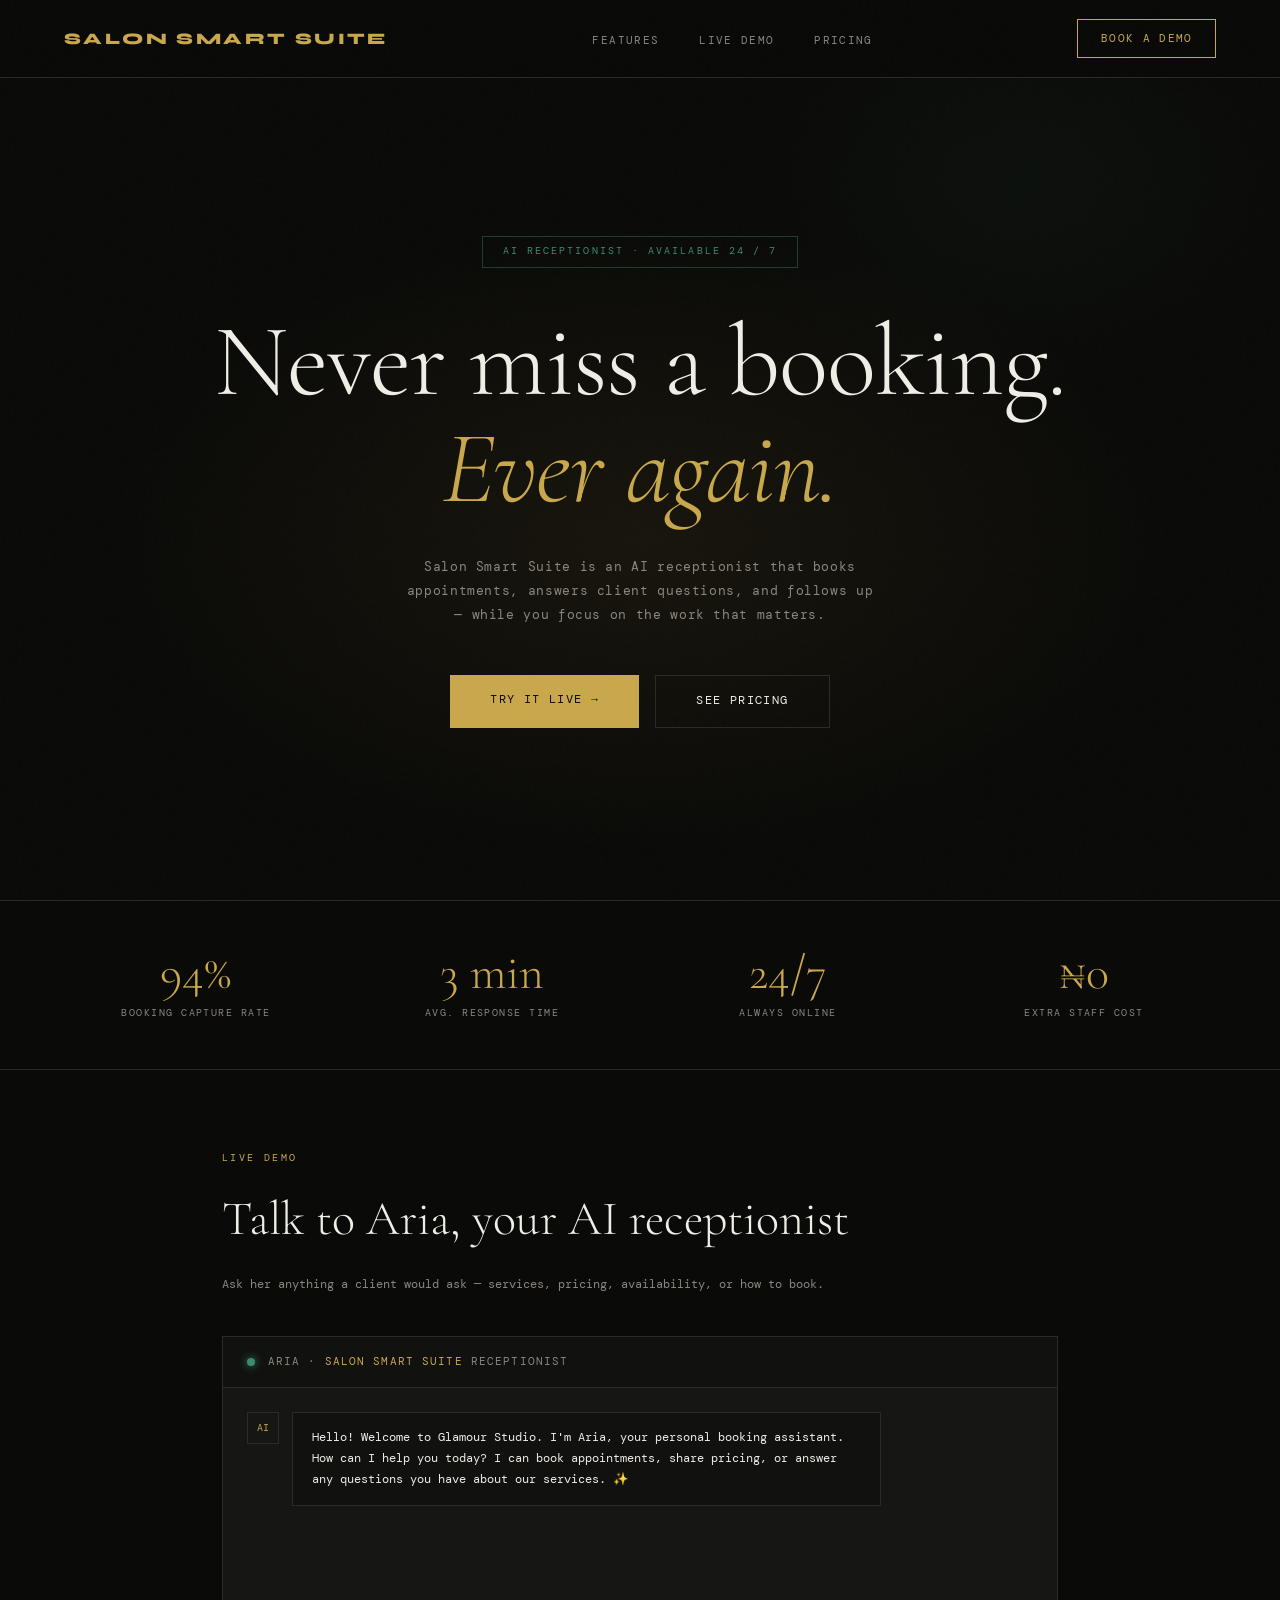
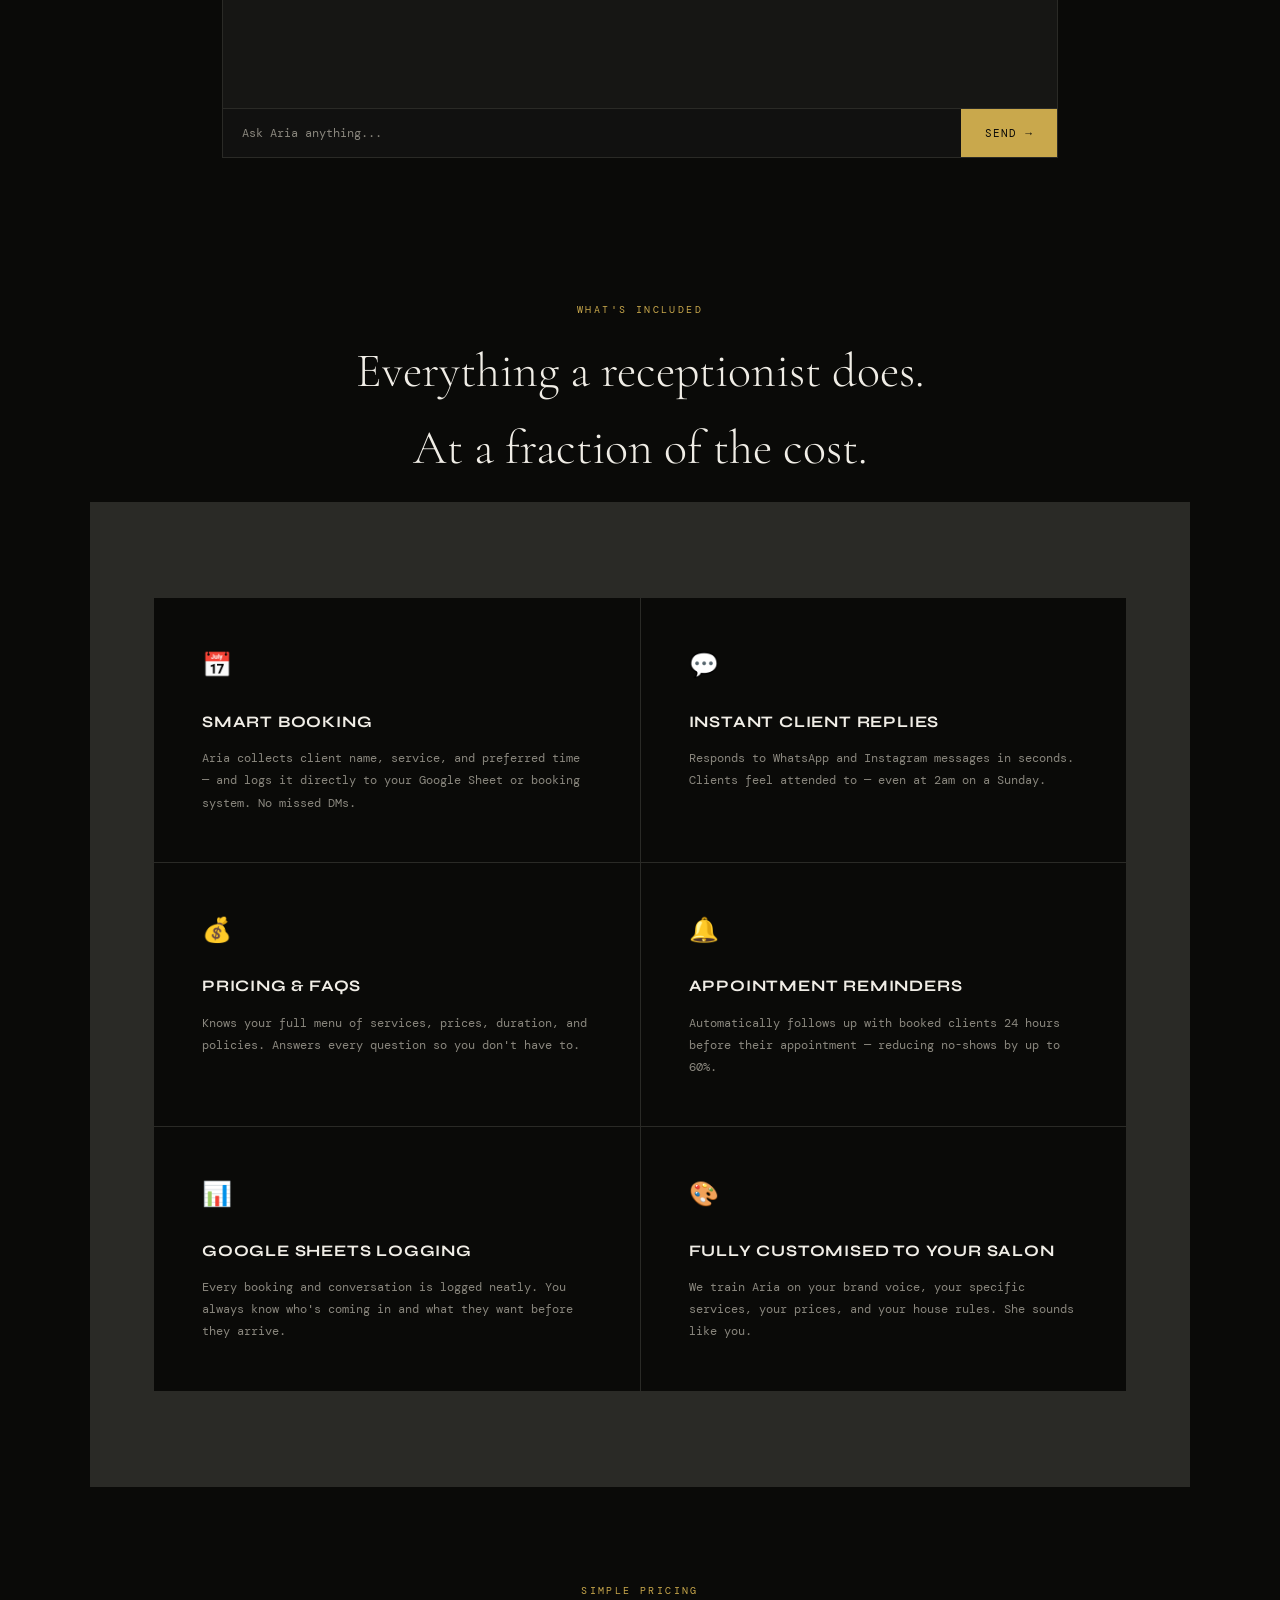
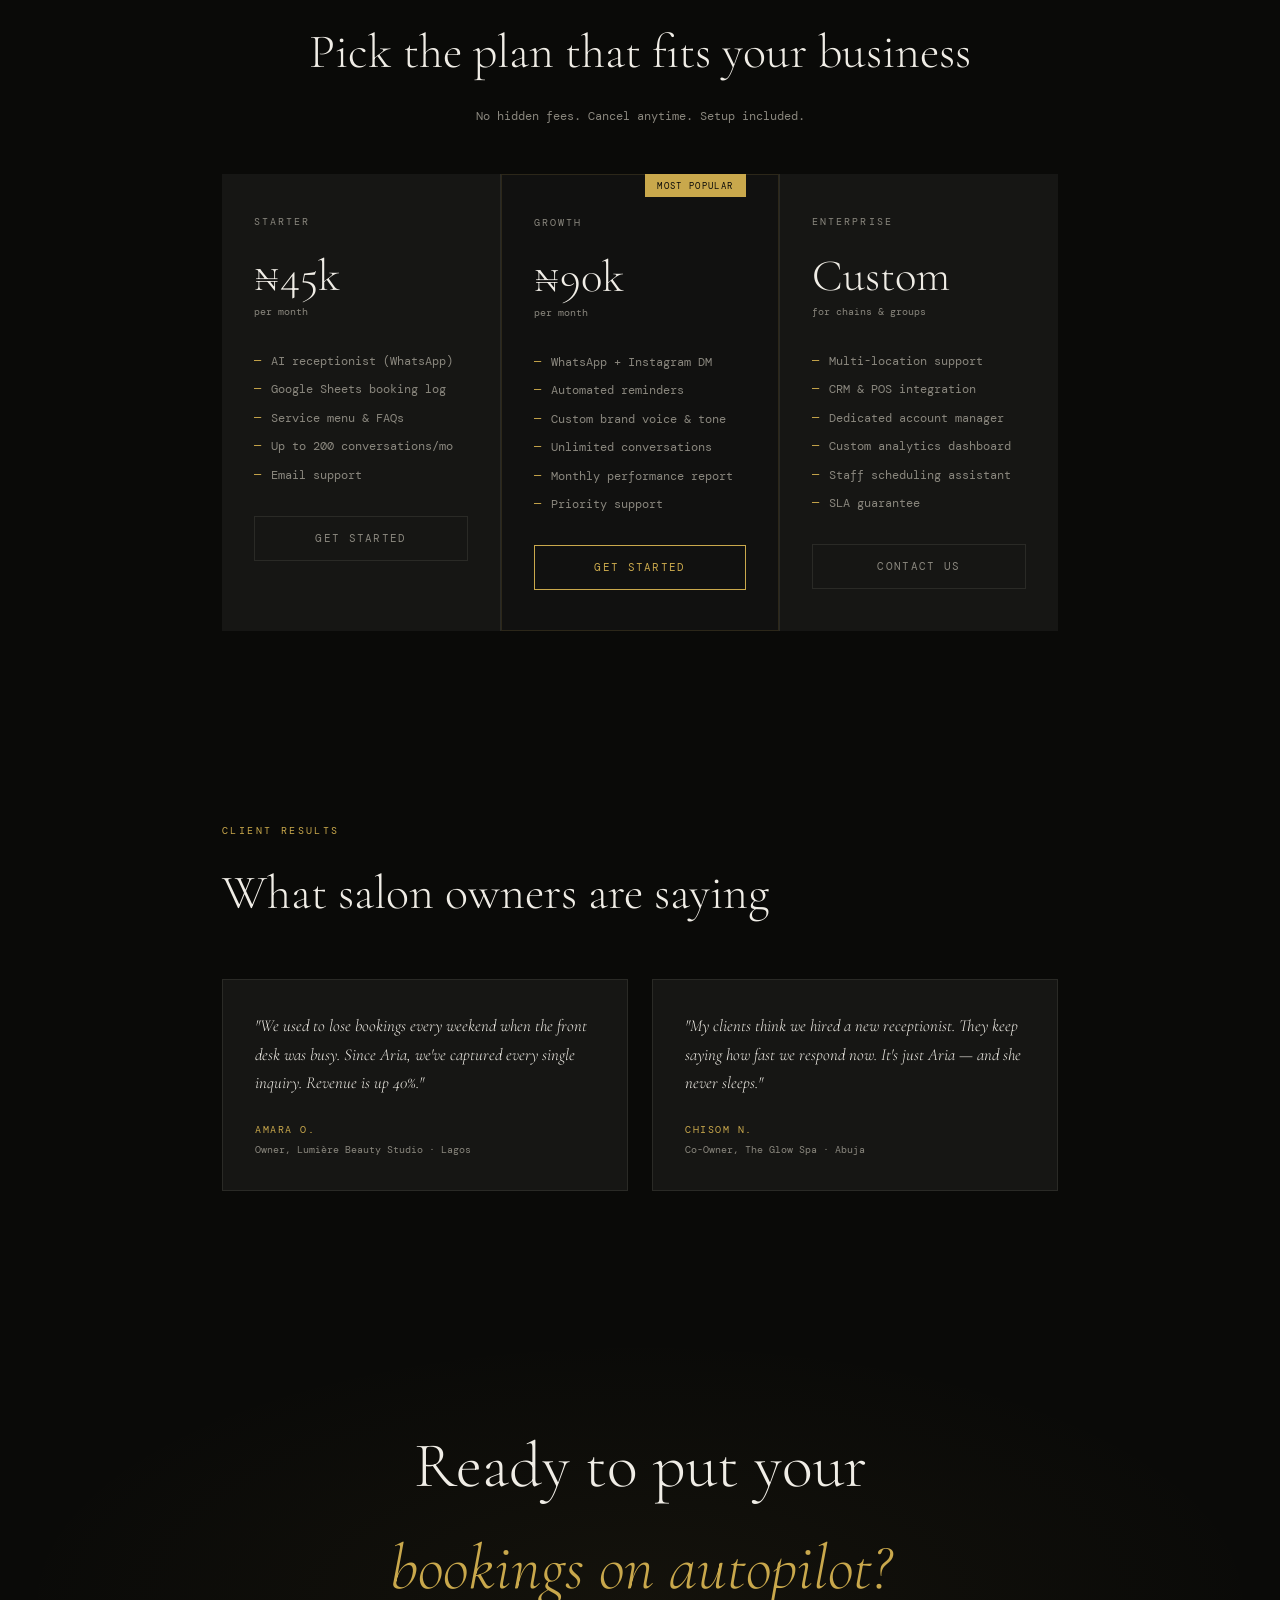
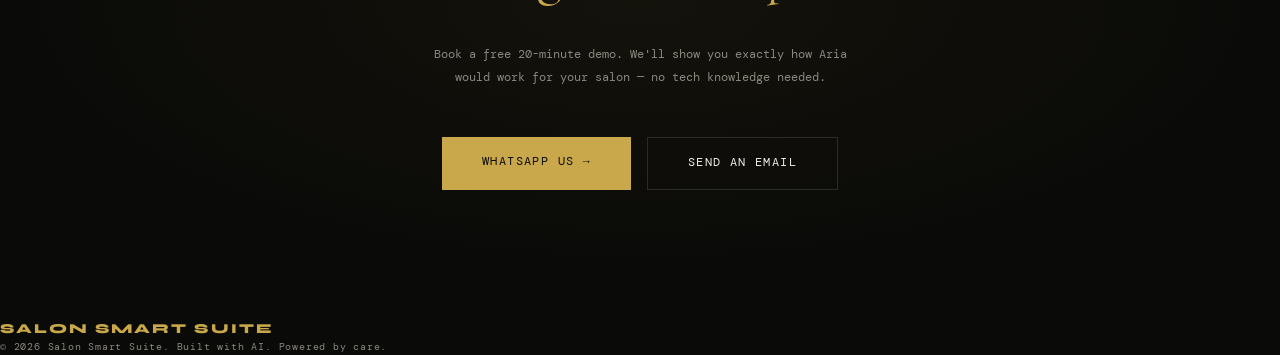
<file: public/index.html>
<!DOCTYPE html>
<html lang="en">
<head>
<meta charset="UTF-8">
<meta name="viewport" content="width=device-width, initial-scale=1.0">
<title>Salon Smart Suite — AI Receptionist for Salons & Spas</title>
<link rel="preconnect" href="https://fonts.googleapis.com">
<link href="https://fonts.googleapis.com/css2?family=Cormorant+Garamond:ital,wght@0,300;0,400;0,600;1,300;1,400&family=DM+Mono:wght@300;400;500&family=Syne:wght@400;700;800&display=swap" rel="stylesheet">
<link rel="stylesheet" href="style.css">
</head>
<body>

<!-- NAV -->
<nav>
  <div class="nav-logo">Salon Smart Suite</div>
  <ul class="nav-links">
    <li><a href="#features">Features</a></li>
    <li><a href="#demo">Live Demo</a></li>
    <li><a href="#pricing">Pricing</a></li>
  </ul>
  <a href="#contact" class="nav-cta">Book a Demo</a>
</nav>

<!-- HERO -->
<section class="hero">
  <div class="hero-bg"></div>
  <div class="hero-tag">AI Receptionist · Available 24 / 7</div>
  <h1 class="hero-headline">
    Never miss a booking.<br>
    <em>Ever again.</em>
  </h1>
  <p class="hero-sub">
    Salon Smart Suite is an AI receptionist that books appointments, answers client questions, and follows up — while you focus on the work that matters.
  </p>
  <div class="hero-actions">
    <a href="#demo" class="btn-primary">Try it live →</a>
    <a href="#pricing" class="btn-ghost">See pricing</a>
  </div>
</section>

<!-- STATS -->
<div class="stats-bar">
  <div>
    <div class="stat-num reveal">94%</div>
    <div class="stat-label">Booking Capture Rate</div>
  </div>
  <div>
    <div class="stat-num reveal">3 min</div>
    <div class="stat-label">Avg. Response Time</div>
  </div>
  <div>
    <div class="stat-num reveal">24/7</div>
    <div class="stat-label">Always Online</div>
  </div>
  <div>
    <div class="stat-num reveal">₦0</div>
    <div class="stat-label">Extra Staff Cost</div>
  </div>
</div>

<!-- LIVE DEMO -->
<section class="demo-section" id="demo">
  <p class="section-label reveal">Live Demo</p>
  <h2 class="section-heading reveal">Talk to Aria, your AI receptionist</h2>
  <p class="demo-note reveal">
    Ask her anything a client would ask — services, pricing, availability, or how to book.
  </p>

  <div class="chat-window reveal">
    <div class="chat-header">
      <div class="status-dot"></div>
      <span class="chat-title">Aria · <span>Salon Smart Suite</span> Receptionist</span>
    </div>
    <div class="chat-body" id="chatBody">
      <div class="msg ai">
        <div class="msg-avatar">AI</div>
        <div class="msg-bubble">
          Hello! Welcome to Glamour Studio. I'm Aria, your personal booking assistant. 
          How can I help you today? I can book appointments, share pricing, or answer 
          any questions you have about our services. ✨
        </div>
      </div>
    </div>
    <div class="chat-input-row">
      <input class="chat-input" id="chatInput" placeholder="Ask Aria anything..." />
      <button class="chat-send" id="chatSendBtn">Send →</button>
    </div>
  </div>
</section>

<!-- FEATURES -->
<section id="features">
  <div class="section-intro">
    <p class="section-label reveal">What's Included</p>
    <h2 class="section-heading reveal">Everything a receptionist does.<br>At a fraction of the cost.</h2>
  </div>
  <div class="features">
    <div class="feature-card reveal">
      <span class="feature-icon">📅</span>
      <div class="feature-title">Smart Booking</div>
      <div class="feature-desc">Aria collects client name, service, and preferred time — and logs it directly to your Google Sheet or booking system. No missed DMs.</div>
    </div>
    <div class="feature-card reveal">
      <span class="feature-icon">💬</span>
      <div class="feature-title">Instant Client Replies</div>
      <div class="feature-desc">Responds to WhatsApp and Instagram messages in seconds. Clients feel attended to — even at 2am on a Sunday.</div>
    </div>
    <div class="feature-card reveal">
      <span class="feature-icon">💰</span>
      <div class="feature-title">Pricing & FAQs</div>
      <div class="feature-desc">Knows your full menu of services, prices, duration, and policies. Answers every question so you don't have to.</div>
    </div>
    <div class="feature-card reveal">
      <span class="feature-icon">🔔</span>
      <div class="feature-title">Appointment Reminders</div>
      <div class="feature-desc">Automatically follows up with booked clients 24 hours before their appointment — reducing no-shows by up to 60%.</div>
    </div>
    <div class="feature-card reveal">
      <span class="feature-icon">📊</span>
      <div class="feature-title">Google Sheets Logging</div>
      <div class="feature-desc">Every booking and conversation is logged neatly. You always know who's coming in and what they want before they arrive.</div>
    </div>
    <div class="feature-card reveal">
      <span class="feature-icon">🎨</span>
      <div class="feature-title">Fully Customised to Your Salon</div>
      <div class="feature-desc">We train Aria on your brand voice, your specific services, your prices, and your house rules. She sounds like you.</div>
    </div>
  </div>
</section>

<!-- PRICING -->
<section class="pricing" id="pricing">
  <p class="section-label reveal">Simple Pricing</p>
  <h2 class="section-heading reveal">Pick the plan that fits your business</h2>
  <p class="pricing-note reveal">No hidden fees. Cancel anytime. Setup included.</p>

  <div class="pricing-grid">
    <div class="price-card reveal">
      <div class="price-tier">Starter</div>
      <div class="price-num">₦45k</div>
      <div class="price-period">per month</div>
      <ul class="price-features">
        <li>AI receptionist (WhatsApp)</li>
        <li>Google Sheets booking log</li>
        <li>Service menu & FAQs</li>
        <li>Up to 200 conversations/mo</li>
        <li>Email support</li>
      </ul>
      <a href="#contact" class="price-cta">Get started</a>
    </div>

    <div class="price-card featured reveal">
      <div class="price-badge">Most Popular</div>
      <div class="price-tier">Growth</div>
      <div class="price-num">₦90k</div>
      <div class="price-period">per month</div>
      <ul class="price-features">
        <li>WhatsApp + Instagram DM</li>
        <li>Automated reminders</li>
        <li>Custom brand voice & tone</li>
        <li>Unlimited conversations</li>
        <li>Monthly performance report</li>
        <li>Priority support</li>
      </ul>
      <a href="#contact" class="price-cta">Get started</a>
    </div>

    <div class="price-card reveal">
      <div class="price-tier">Enterprise</div>
      <div class="price-num">Custom</div>
      <div class="price-period">for chains & groups</div>
      <ul class="price-features">
        <li>Multi-location support</li>
        <li>CRM & POS integration</li>
        <li>Dedicated account manager</li>
        <li>Custom analytics dashboard</li>
        <li>Staff scheduling assistant</li>
        <li>SLA guarantee</li>
      </ul>
      <a href="#contact" class="price-cta">Contact us</a>
    </div>
  </div>
</section>

<!-- TESTIMONIALS -->
<section class="testimonials">
  <p class="section-label reveal">Client Results</p>
  <h2 class="section-heading reveal">What salon owners are saying</h2>

  <div class="testimonial-grid">
    <div class="testimonial-card reveal">
      <div class="t-quote">"We used to lose bookings every weekend when the front desk was busy. Since Aria, we've captured every single inquiry. Revenue is up 40%."</div>
      <div class="t-name">Amara O.</div>
      <div class="t-role">Owner, Lumière Beauty Studio · Lagos</div>
    </div>
    <div class="testimonial-card reveal">
      <div class="t-quote">"My clients think we hired a new receptionist. They keep saying how fast we respond now. It's just Aria — and she never sleeps."</div>
      <div class="t-name">Chisom N.</div>
      <div class="t-role">Co-Owner, The Glow Spa · Abuja</div>
    </div>
  </div>
</section>

<!-- CTA -->
<section class="cta-section" id="contact">
  <h2 class="section-heading reveal">
    Ready to put your<br>
    <em>bookings on autopilot?</em>
  </h2>
  <p class="cta-sub reveal">
    Book a free 20-minute demo. We'll show you exactly how Aria would work for your salon — no tech knowledge needed.
  </p>
  <div class="hero-actions reveal">
    <a href="https://wa.me/2340000000000?text=Hi%2C+I%27d+like+a+demo+of+Salon+Smart+Suite" class="btn-primary" target="_blank">
      WhatsApp Us →
    </a>
    <a href="mailto:hello@salonsmartsuite.com" class="btn-ghost">Send an Email</a>
  </div>
</section>

<!-- FOOTER -->
<footer>
  <div class="footer-logo">Salon Smart Suite</div>
  <div class="footer-copy">© 2026 Salon Smart Suite. Built with AI. Powered by care.</div>
</footer>

<script src="app.js" defer></script>

</body>
</html>
</file>
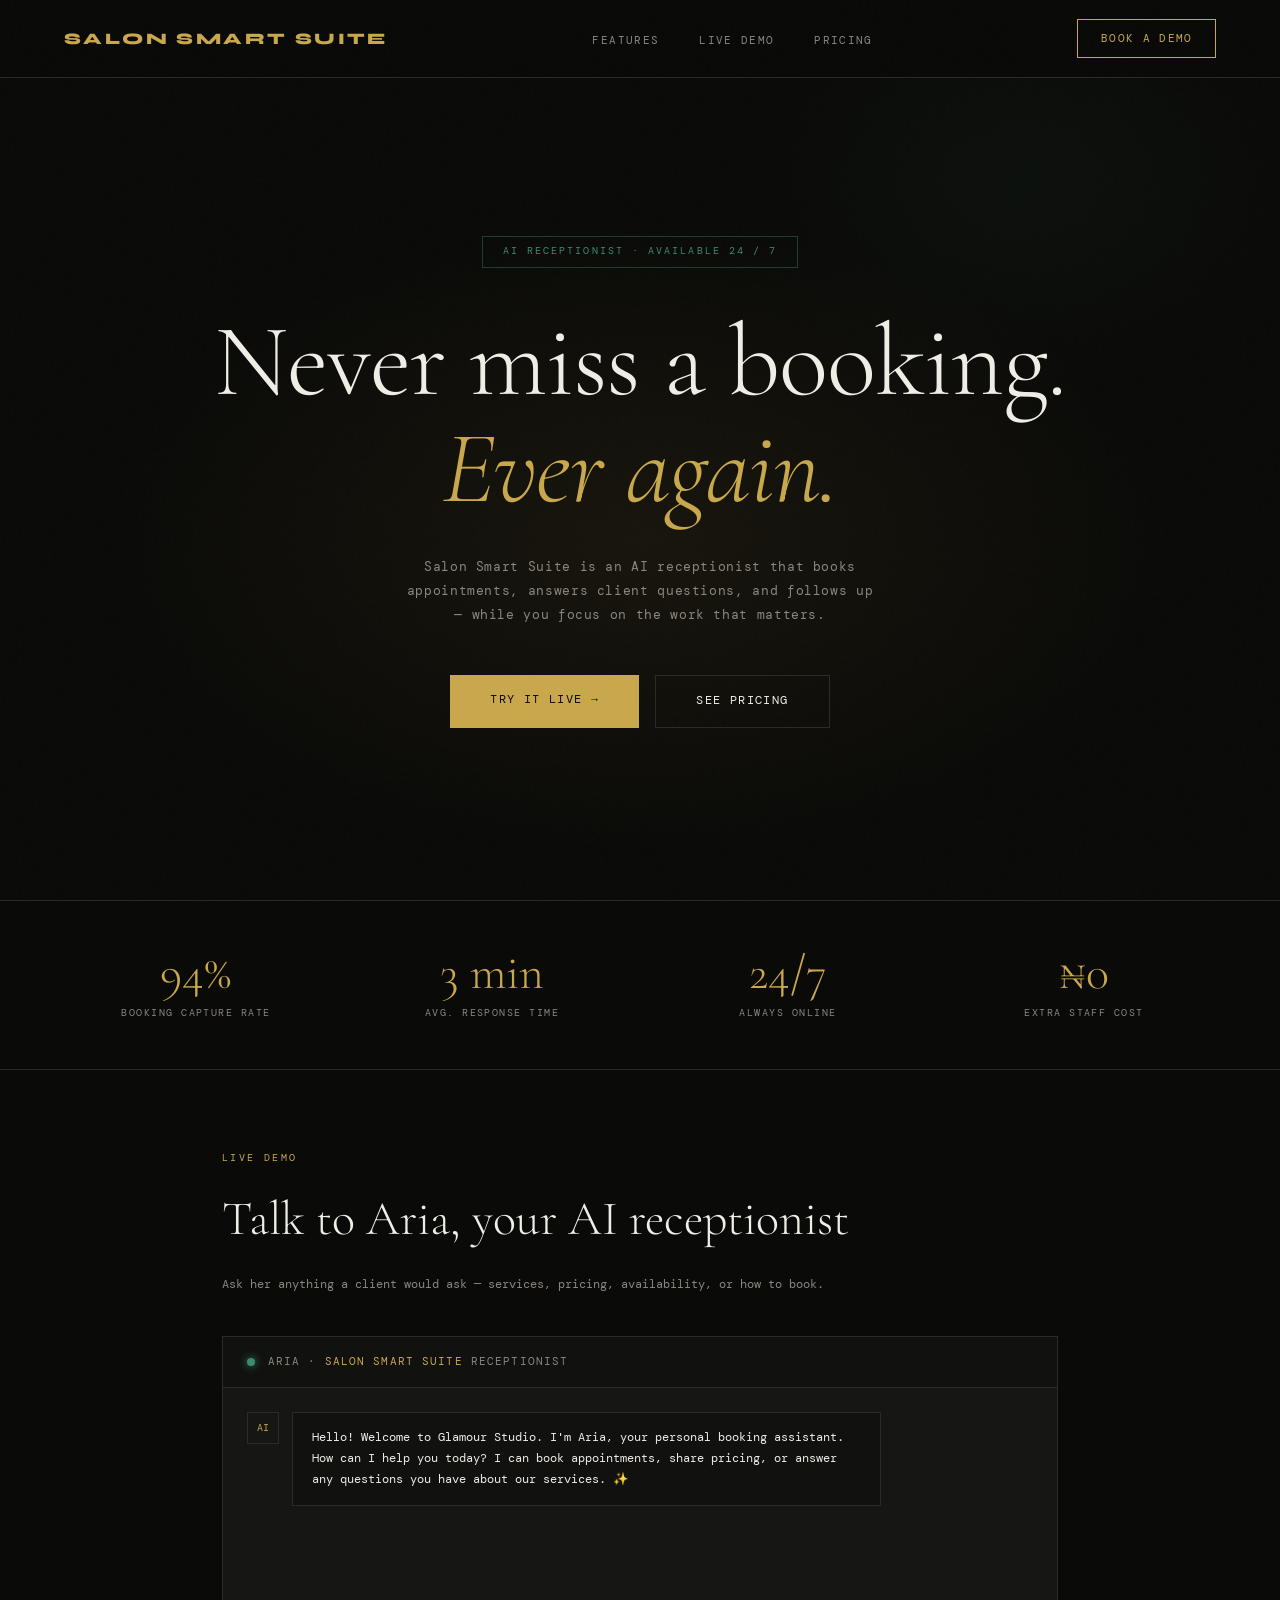
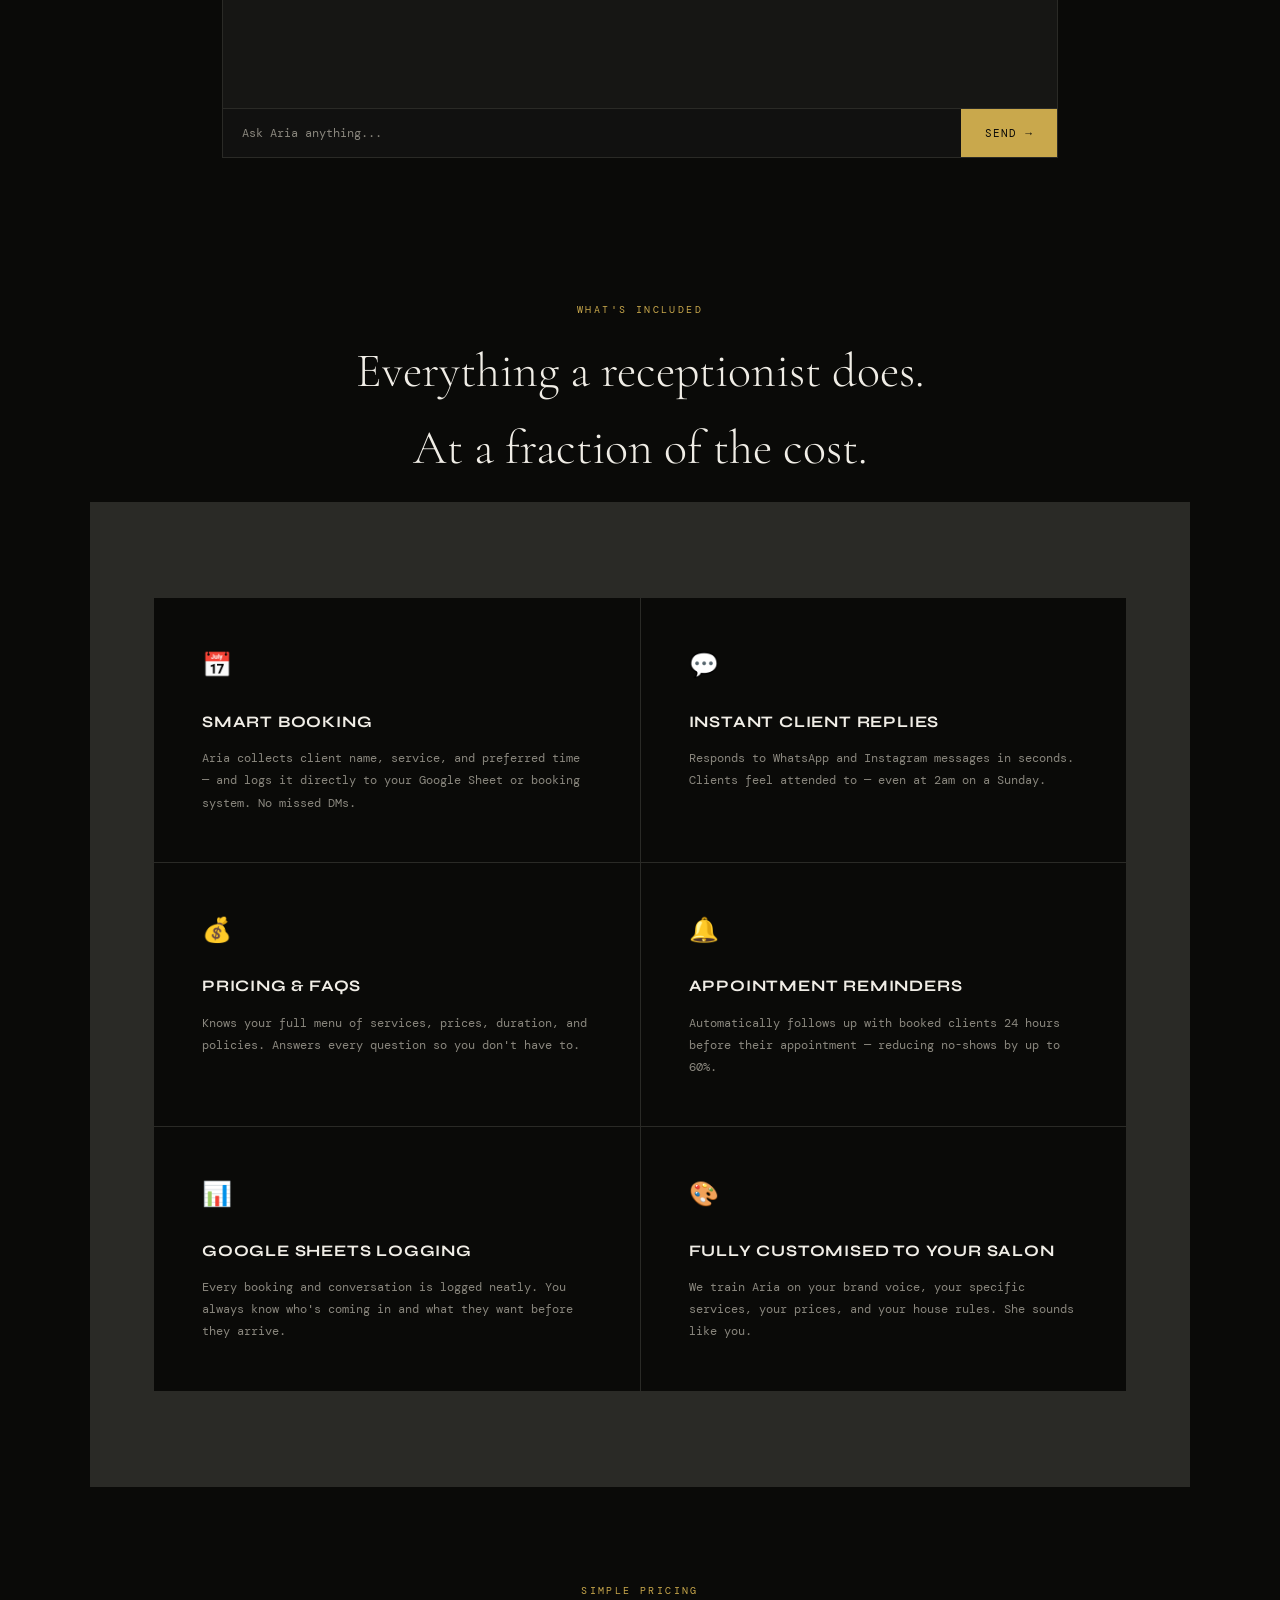
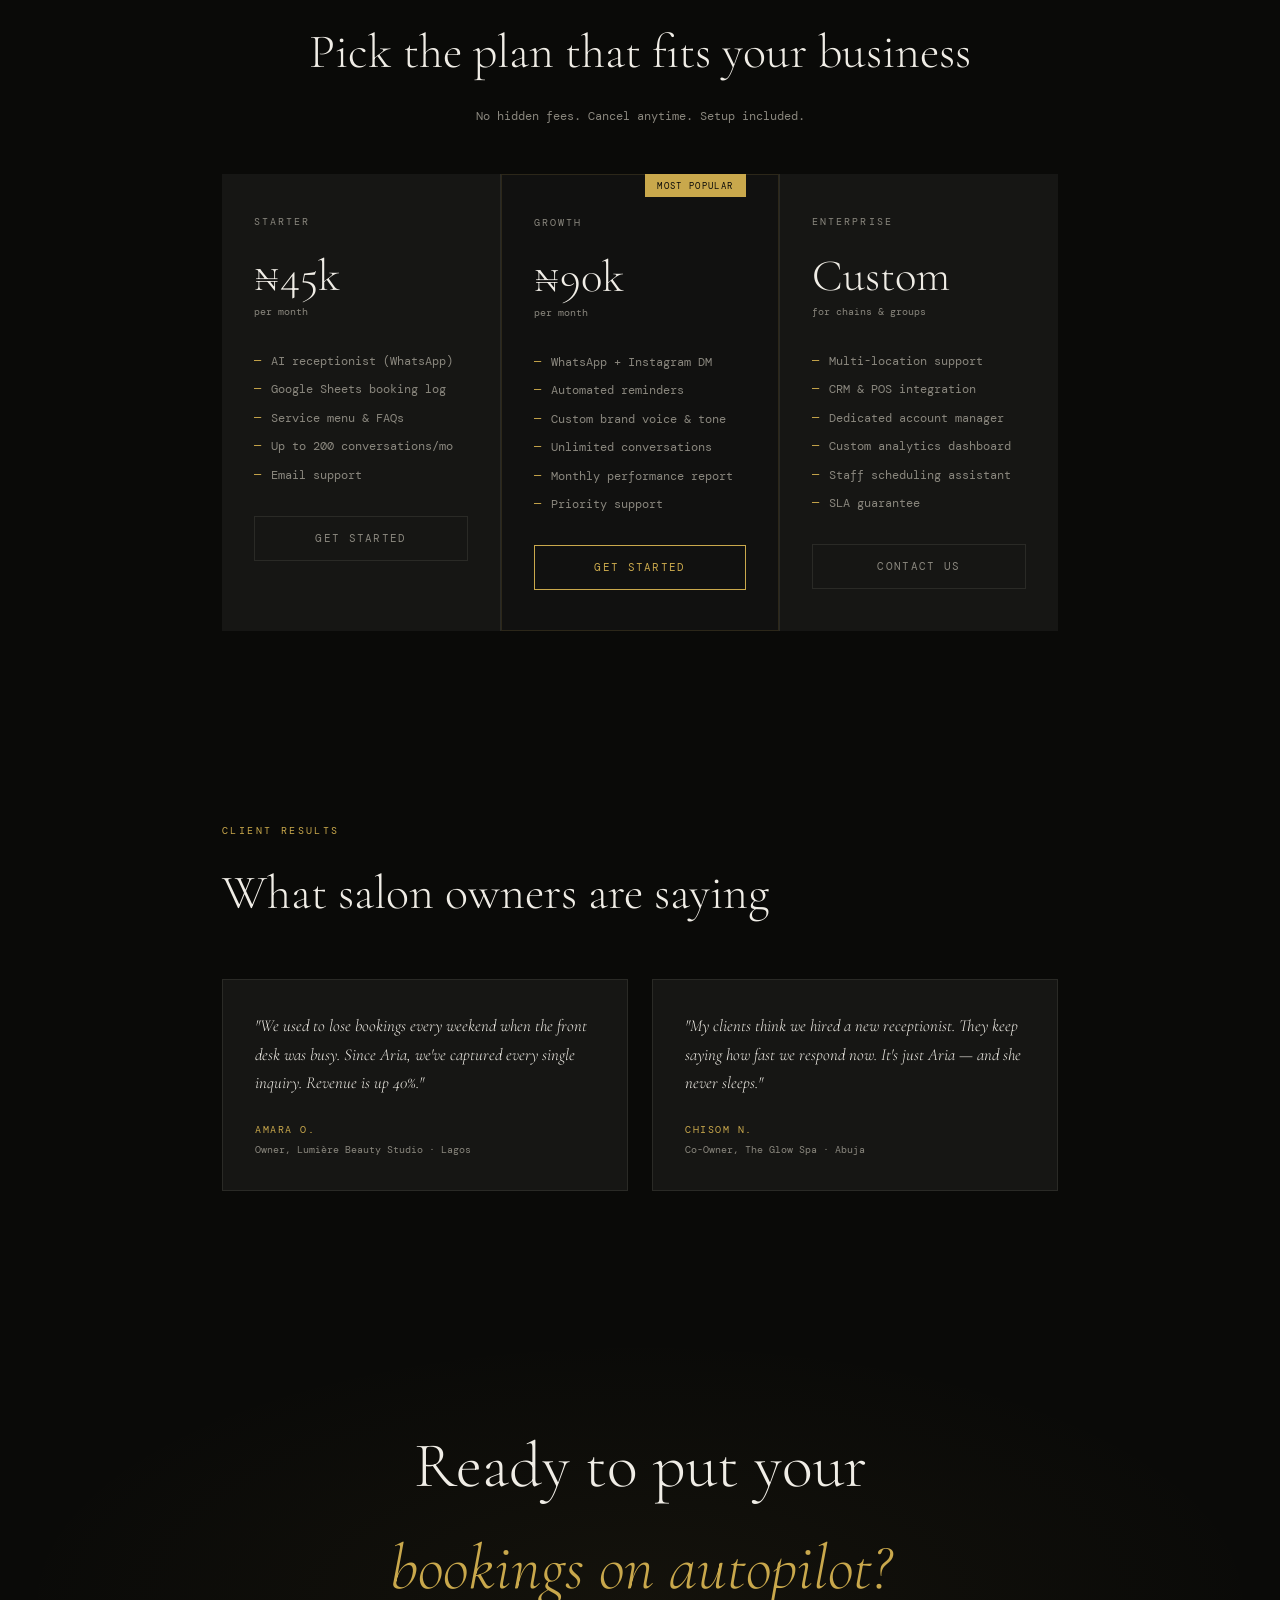
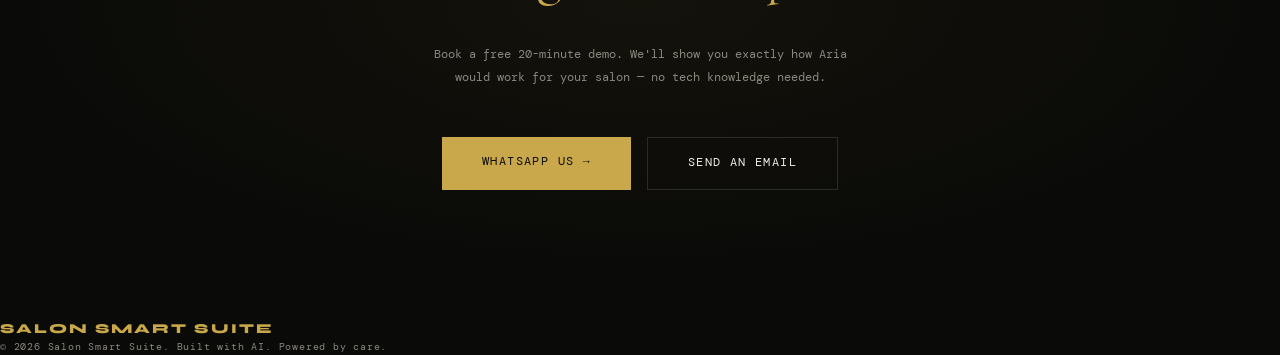
<file: api/public/index.html>
<!DOCTYPE html>
<html lang="en">
<head>
<meta charset="UTF-8">
<meta name="viewport" content="width=device-width, initial-scale=1.0">
<title>Salon Smart Suite — AI Receptionist for Salons & Spas</title>
<link rel="preconnect" href="https://fonts.googleapis.com">
<link href="https://fonts.googleapis.com/css2?family=Cormorant+Garamond:ital,wght@0,300;0,400;0,600;1,300;1,400&family=DM+Mono:wght@300;400;500&family=Syne:wght@400;700;800&display=swap" rel="stylesheet">
<link rel="stylesheet" href="index.css">
</head>
<body>

<!-- NAV -->
<nav>
  <div class="nav-logo">Salon Smart Suite</div>
  <ul class="nav-links">
    <li><a href="#features">Features</a></li>
    <li><a href="#demo">Live Demo</a></li>
    <li><a href="#pricing">Pricing</a></li>
  </ul>
  <a href="#contact" class="nav-cta">Book a Demo</a>
</nav>

<!-- HERO -->
<section class="hero">
  <div class="hero-bg"></div>
  <div class="hero-tag">AI Receptionist · Available 24 / 7</div>
  <h1 class="hero-headline">
    Never miss a booking.<br>
    <em>Ever again.</em>
  </h1>
  <p class="hero-sub">
    Salon Smart Suite is an AI receptionist that books appointments, answers client questions, and follows up — while you focus on the work that matters.
  </p>
  <div class="hero-actions">
    <a href="#demo" class="btn-primary">Try it live →</a>
    <a href="#pricing" class="btn-ghost">See pricing</a>
  </div>
</section>

<!-- STATS -->
<div class="stats-bar">
  <div>
    <div class="stat-num reveal">94%</div>
    <div class="stat-label">Booking Capture Rate</div>
  </div>
  <div>
    <div class="stat-num reveal">3 min</div>
    <div class="stat-label">Avg. Response Time</div>
  </div>
  <div>
    <div class="stat-num reveal">24/7</div>
    <div class="stat-label">Always Online</div>
  </div>
  <div>
    <div class="stat-num reveal">₦0</div>
    <div class="stat-label">Extra Staff Cost</div>
  </div>
</div>

<!-- LIVE DEMO -->
<section class="demo-section" id="demo">
  <p class="section-label reveal">Live Demo</p>
  <h2 class="section-heading reveal">Talk to Aria, your AI receptionist</h2>
  <p class="demo-note reveal">
    Ask her anything a client would ask — services, pricing, availability, or how to book.
  </p>

  <div class="chat-window reveal">
    <div class="chat-header">
      <div class="status-dot"></div>
      <span class="chat-title">Aria · <span>Salon Smart Suite</span> Receptionist</span>
    </div>
    <div class="chat-body" id="chatBody">
      <div class="msg ai">
        <div class="msg-avatar">AI</div>
        <div class="msg-bubble">
          Hello! Welcome to Glamour Studio. I'm Aria, your personal booking assistant. 
          How can I help you today? I can book appointments, share pricing, or answer 
          any questions you have about our services. ✨
        </div>
      </div>
    </div>
    <div class="chat-input-row">
      <input class="chat-input" id="chatInput" placeholder="Ask Aria anything..." />
      <button class="chat-send" id="chatSendBtn">Send →</button>
    </div>
  </div>
</section>

<!-- FEATURES -->
<section id="features">
  <div class="section-intro">
    <p class="section-label reveal">What's Included</p>
    <h2 class="section-heading reveal">Everything a receptionist does.<br>At a fraction of the cost.</h2>
  </div>
  <div class="features">
    <div class="feature-card reveal">
      <span class="feature-icon">📅</span>
      <div class="feature-title">Smart Booking</div>
      <div class="feature-desc">Aria collects client name, service, and preferred time — and logs it directly to your Google Sheet or booking system. No missed DMs.</div>
    </div>
    <div class="feature-card reveal">
      <span class="feature-icon">💬</span>
      <div class="feature-title">Instant Client Replies</div>
      <div class="feature-desc">Responds to WhatsApp and Instagram messages in seconds. Clients feel attended to — even at 2am on a Sunday.</div>
    </div>
    <div class="feature-card reveal">
      <span class="feature-icon">💰</span>
      <div class="feature-title">Pricing & FAQs</div>
      <div class="feature-desc">Knows your full menu of services, prices, duration, and policies. Answers every question so you don't have to.</div>
    </div>
    <div class="feature-card reveal">
      <span class="feature-icon">🔔</span>
      <div class="feature-title">Appointment Reminders</div>
      <div class="feature-desc">Automatically follows up with booked clients 24 hours before their appointment — reducing no-shows by up to 60%.</div>
    </div>
    <div class="feature-card reveal">
      <span class="feature-icon">📊</span>
      <div class="feature-title">Google Sheets Logging</div>
      <div class="feature-desc">Every booking and conversation is logged neatly. You always know who's coming in and what they want before they arrive.</div>
    </div>
    <div class="feature-card reveal">
      <span class="feature-icon">🎨</span>
      <div class="feature-title">Fully Customised to Your Salon</div>
      <div class="feature-desc">We train Aria on your brand voice, your specific services, your prices, and your house rules. She sounds like you.</div>
    </div>
  </div>
</section>

<!-- PRICING -->
<section class="pricing" id="pricing">
  <p class="section-label reveal">Simple Pricing</p>
  <h2 class="section-heading reveal">Pick the plan that fits your business</h2>
  <p class="pricing-note reveal">No hidden fees. Cancel anytime. Setup included.</p>

  <div class="pricing-grid">
    <div class="price-card reveal">
      <div class="price-tier">Starter</div>
      <div class="price-num">₦45k</div>
      <div class="price-period">per month</div>
      <ul class="price-features">
        <li>AI receptionist (WhatsApp)</li>
        <li>Google Sheets booking log</li>
        <li>Service menu & FAQs</li>
        <li>Up to 200 conversations/mo</li>
        <li>Email support</li>
      </ul>
      <a href="#contact" class="price-cta">Get started</a>
    </div>

    <div class="price-card featured reveal">
      <div class="price-badge">Most Popular</div>
      <div class="price-tier">Growth</div>
      <div class="price-num">₦90k</div>
      <div class="price-period">per month</div>
      <ul class="price-features">
        <li>WhatsApp + Instagram DM</li>
        <li>Automated reminders</li>
        <li>Custom brand voice & tone</li>
        <li>Unlimited conversations</li>
        <li>Monthly performance report</li>
        <li>Priority support</li>
      </ul>
      <a href="#contact" class="price-cta">Get started</a>
    </div>

    <div class="price-card reveal">
      <div class="price-tier">Enterprise</div>
      <div class="price-num">Custom</div>
      <div class="price-period">for chains & groups</div>
      <ul class="price-features">
        <li>Multi-location support</li>
        <li>CRM & POS integration</li>
        <li>Dedicated account manager</li>
        <li>Custom analytics dashboard</li>
        <li>Staff scheduling assistant</li>
        <li>SLA guarantee</li>
      </ul>
      <a href="#contact" class="price-cta">Contact us</a>
    </div>
  </div>
</section>

<!-- TESTIMONIALS -->
<section class="testimonials">
  <p class="section-label reveal">Client Results</p>
  <h2 class="section-heading reveal">What salon owners are saying</h2>

  <div class="testimonial-grid">
    <div class="testimonial-card reveal">
      <div class="t-quote">"We used to lose bookings every weekend when the front desk was busy. Since Aria, we've captured every single inquiry. Revenue is up 40%."</div>
      <div class="t-name">Amara O.</div>
      <div class="t-role">Owner, Lumière Beauty Studio · Lagos</div>
    </div>
    <div class="testimonial-card reveal">
      <div class="t-quote">"My clients think we hired a new receptionist. They keep saying how fast we respond now. It's just Aria — and she never sleeps."</div>
      <div class="t-name">Chisom N.</div>
      <div class="t-role">Co-Owner, The Glow Spa · Abuja</div>
    </div>
  </div>
</section>

<!-- CTA -->
<section class="cta-section" id="contact">
  <h2 class="section-heading reveal">
    Ready to put your<br>
    <em>bookings on autopilot?</em>
  </h2>
  <p class="cta-sub reveal">
    Book a free 20-minute demo. We'll show you exactly how Aria would work for your salon — no tech knowledge needed.
  </p>
  <div class="hero-actions reveal">
    <a href="https://wa.me/2340000000000?text=Hi%2C+I%27d+like+a+demo+of+Salon+Smart+Suite" class="btn-primary" target="_blank">
      WhatsApp Us →
    </a>
    <a href="mailto:hello@salonsmartsuite.com" class="btn-ghost">Send an Email</a>
  </div>
</section>

<!-- FOOTER -->
<footer>
  <div class="footer-logo">Salon Smart Suite</div>
  <div class="footer-copy">© 2026 Salon Smart Suite. Built with AI. Powered by care.</div>
</footer>

<script src="index.js" defer></script>

</body>
</html>
</file>
<file: public/style.css>
:root {
  --bg: #0a0a08;
  --surface: #111110;
  --card: #161614;
  --border: #2a2a26;
  --gold: #c9a84c;
  --gold-light: #e8c97a;
  --gold-dim: rgba(201,168,76,0.15);
  --text: #f0ede6;
  --muted: #8a877e;
  --accent: #3d8b6e;
  --accent-glow: rgba(61,139,110,0.2);
}

*, *::before, *::after { box-sizing: border-box; margin: 0; padding: 0; }

html { scroll-behavior: smooth; }

body {
  background: var(--bg);
  color: var(--text);
  font-family: 'DM Mono', monospace;
  overflow-x: hidden;
  line-height: 1.6;
}

body::before {
  content: '';
  position: fixed; inset: 0; z-index: 999; pointer-events: none;
  background-image: url("data:image/svg+xml,%3Csvg viewBox='0 0 256 256' xmlns='http://www.w3.org/2000/svg'%3E%3Cfilter id='noise'%3E%3CfeTurbulence type='fractalNoise' baseFrequency='0.9' numOctaves='4' stitchTiles='stitch'/%3E%3C/filter%3E%3Crect width='100%25' height='100%25' filter='url(%23noise)' opacity='0.04'/%3E%3C/svg%3E");
  opacity: 0.4;
}

nav {
  position: fixed; top: 0; left: 0; right: 0; z-index: 100;
  display: flex; align-items: center; justify-content: space-between;
  padding: 1.2rem 4rem;
  background: rgba(10,10,8,0.85);
  backdrop-filter: blur(20px);
  border-bottom: 1px solid var(--border);
}

.nav-logo {
  font-family: 'Syne', sans-serif;
  font-weight: 800; font-size: 1rem;
  letter-spacing: 0.15em; text-transform: uppercase;
  color: var(--gold);
}

.nav-links { display: flex; gap: 2.5rem; list-style: none; }
.nav-links a {
  font-size: 0.7rem; letter-spacing: 0.12em; text-transform: uppercase;
  color: var(--muted); text-decoration: none;
  transition: color 0.2s;
}
.nav-links a:hover { color: var(--gold); }

.nav-cta {
  font-size: 0.7rem; letter-spacing: 0.12em; text-transform: uppercase;
  padding: 0.6rem 1.4rem;
  border: 1px solid var(--gold);
  color: var(--gold); background: transparent;
  cursor: pointer; text-decoration: none;
  transition: all 0.25s;
}
.nav-cta:hover { background: var(--gold); color: var(--bg); }

.hero {
  min-height: 100vh;
  display: flex; flex-direction: column; justify-content: center; align-items: center;
  text-align: center;
  padding: 8rem 2rem 4rem;
  position: relative;
  overflow: hidden;
}

.hero-bg {
  position: absolute; inset: 0; z-index: 0;
  background:
    radial-gradient(ellipse 60% 50% at 50% 60%, rgba(201,168,76,0.07) 0%, transparent 70%),
    radial-gradient(ellipse 40% 40% at 80% 20%, rgba(61,139,110,0.05) 0%, transparent 60%);
}

.hero-tag {
  font-size: 0.65rem; letter-spacing: 0.2em; text-transform: uppercase;
  color: var(--accent); border: 1px solid rgba(61,139,110,0.4);
  padding: 0.4rem 1.2rem; display: inline-block; margin-bottom: 2.5rem;
  position: relative; z-index: 1;
  animation: fadeUp 0.8s ease both;
}

.hero-headline {
  font-family: 'Cormorant Garamond', serif;
  font-size: clamp(3rem, 8vw, 6.5rem);
  font-weight: 300; line-height: 1.05;
  letter-spacing: -0.01em;
  position: relative; z-index: 1;
  animation: fadeUp 0.8s 0.15s ease both;
}

.hero-headline em {
  font-style: italic; color: var(--gold);
  display: block;
}

.hero-sub {
  font-size: 0.8rem; letter-spacing: 0.05em;
  color: var(--muted); max-width: 480px;
  margin: 2rem auto 0;
  position: relative; z-index: 1;
  animation: fadeUp 0.8s 0.3s ease both;
  line-height: 1.9;
}

.hero-actions {
  display: flex; gap: 1rem; justify-content: center;
  margin-top: 3rem;
  position: relative; z-index: 1;
  animation: fadeUp 0.8s 0.45s ease both;
  flex-wrap: wrap;
}

.btn-primary {
  font-family: 'DM Mono', monospace;
  font-size: 0.72rem; letter-spacing: 0.12em; text-transform: uppercase;
  padding: 1rem 2.5rem;
  background: var(--gold); color: var(--bg);
  border: none; cursor: pointer; text-decoration: none;
  transition: all 0.25s;
  display: inline-block;
}
.btn-primary:hover { background: var(--gold-light); transform: translateY(-2px); }

.btn-ghost {
  font-family: 'DM Mono', monospace;
  font-size: 0.72rem; letter-spacing: 0.12em; text-transform: uppercase;
  padding: 1rem 2.5rem;
  background: transparent; color: var(--text);
  border: 1px solid var(--border); cursor: pointer; text-decoration: none;
  transition: all 0.25s;
  display: inline-block;
}
.btn-ghost:hover { border-color: var(--gold); color: var(--gold); }

.demo-section {
  padding: 5rem 2rem;
  max-width: 900px; margin: 0 auto;
}

.section-label {
  font-size: 0.6rem; letter-spacing: 0.25em; text-transform: uppercase;
  color: var(--gold); margin-bottom: 1rem;
}

.section-heading {
  font-family: 'Cormorant Garamond', serif;
  font-size: clamp(2rem, 4vw, 3rem); font-weight: 300;
  margin-bottom: 1rem;
}

.section-intro {
  text-align: center;
  padding: 4rem 2rem 0;
}

.chat-window {
  background: var(--card);
  border: 1px solid var(--border);
  overflow: hidden;
  margin-top: 2.5rem;
}

.chat-header {
  background: var(--surface);
  border-bottom: 1px solid var(--border);
  padding: 1rem 1.5rem;
  display: flex; align-items: center; gap: 0.8rem;
}

.status-dot {
  width: 8px; height: 8px; border-radius: 50%;
  background: var(--accent);
  box-shadow: 0 0 8px var(--accent);
  animation: pulse 2s infinite;
}

.chat-title {
  font-size: 0.7rem; letter-spacing: 0.1em; text-transform: uppercase;
  color: var(--muted);
}

.chat-title span { color: var(--gold); }

.chat-body {
  padding: 1.5rem;
  min-height: 320px;
  display: flex; flex-direction: column; gap: 1rem;
  max-height: 400px; overflow-y: auto;
}

.msg { display: flex; gap: 0.8rem; animation: fadeUp 0.4s ease both; }
.msg.user { flex-direction: row-reverse; }

.msg-avatar {
  width: 32px; height: 32px; flex-shrink: 0;
  border: 1px solid var(--border);
  display: flex; align-items: center; justify-content: center;
  font-size: 0.6rem; color: var(--muted);
  letter-spacing: 0.05em;
}

.msg.ai .msg-avatar { border-color: var(--gold-dim); color: var(--gold); }

.msg-bubble {
  max-width: 75%;
  padding: 0.9rem 1.2rem;
  font-size: 0.78rem; line-height: 1.7;
}

.msg.ai .msg-bubble {
  background: var(--surface);
  border: 1px solid var(--border);
  color: var(--text);
}

.msg.user .msg-bubble {
  background: var(--gold-dim);
  border: 1px solid rgba(201,168,76,0.3);
  color: var(--text); text-align: right;
}

.chat-input-row {
  border-top: 1px solid var(--border);
  display: flex; gap: 0;
}

.chat-input {
  flex: 1; padding: 1rem 1.2rem;
  background: var(--surface); border: none; outline: none;
  font-family: 'DM Mono', monospace; font-size: 0.75rem;
  color: var(--text);
}

.chat-input::placeholder { color: var(--muted); }

.chat-send {
  padding: 1rem 1.5rem;
  background: var(--gold); color: var(--bg); border: none;
  font-family: 'DM Mono', monospace; font-size: 0.7rem;
  letter-spacing: 0.1em; text-transform: uppercase;
  cursor: pointer; transition: background 0.2s;
}

.chat-send:hover { background: var(--gold-light); }
.chat-send:disabled { background: var(--border); color: var(--muted); cursor: not-allowed; }

.stats-bar {
  border-top: 1px solid var(--border);
  border-bottom: 1px solid var(--border);
  padding: 3rem 4rem;
  display: grid; grid-template-columns: repeat(4, 1fr);
  gap: 2rem; text-align: center;
}

.stat-num {
  font-family: 'Cormorant Garamond', serif;
  font-size: 3rem; font-weight: 300;
  color: var(--gold); line-height: 1;
}

.stat-label {
  font-size: 0.62rem; letter-spacing: 0.15em; text-transform: uppercase;
  color: var(--muted); margin-top: 0.5rem;
}

.features {
  padding: 6rem 4rem;
  max-width: 1100px; margin: 0 auto;
  display: grid; grid-template-columns: 1fr 1fr;
  gap: 1px; background: var(--border);
}

.feature-card {
  background: var(--bg);
  padding: 3rem;
  transition: background 0.3s;
}
.feature-card:hover { background: var(--card); }

.feature-icon {
  font-size: 1.5rem; margin-bottom: 1.5rem;
  display: block;
}

.feature-title {
  font-family: 'Syne', sans-serif;
  font-size: 1rem; font-weight: 700;
  letter-spacing: 0.05em; text-transform: uppercase;
  margin-bottom: 0.8rem; color: var(--text);
}

.feature-desc {
  font-size: 0.75rem; color: var(--muted); line-height: 1.85;
}

.pricing {
  padding: 6rem 2rem;
  max-width: 900px; margin: 0 auto; text-align: center;
}

.pricing-grid {
  display: grid; grid-template-columns: 1fr 1fr 1fr;
  gap: 1px; background: var(--border);
  margin-top: 3rem; text-align: left;
}

.price-card {
  background: var(--card);
  padding: 2.5rem 2rem;
  position: relative;
}

.price-card.featured {
  background: var(--surface);
  border: 1px solid var(--gold-dim);
}

.price-badge {
  position: absolute; top: -1px; right: 2rem;
  font-size: 0.55rem; letter-spacing: 0.15em; text-transform: uppercase;
  background: var(--gold); color: var(--bg);
  padding: 0.3rem 0.8rem;
}

.price-tier {
  font-size: 0.65rem; letter-spacing: 0.2em; text-transform: uppercase;
  color: var(--muted); margin-bottom: 1.5rem;
}

.price-num {
  font-family: 'Cormorant Garamond', serif;
  font-size: 2.8rem; font-weight: 300;
  color: var(--text); line-height: 1;
}

.price-period {
  font-size: 0.65rem; color: var(--muted); margin-top: 0.3rem;
  margin-bottom: 2rem;
}

.price-features {
  list-style: none; display: flex; flex-direction: column; gap: 0.7rem;
  margin-bottom: 2rem;
}

.price-features li {
  font-size: 0.72rem; color: var(--muted);
  display: flex; align-items: flex-start; gap: 0.6rem; line-height: 1.5;
}

.price-features li::before { content: '—'; color: var(--gold); flex-shrink: 0; }

.price-cta {
  display: block; text-align: center; text-decoration: none;
  font-size: 0.68rem; letter-spacing: 0.12em; text-transform: uppercase;
  padding: 0.8rem;
  border: 1px solid var(--border); color: var(--muted);
  transition: all 0.25s;
}

.price-cta:hover, .price-card.featured .price-cta {
  border-color: var(--gold); color: var(--gold);
}

.price-card.featured .price-cta:hover {
  background: var(--gold); color: var(--bg);
}

.testimonials {
  padding: 6rem 2rem;
  max-width: 900px; margin: 0 auto;
}

.testimonial-grid {
  display: grid; grid-template-columns: 1fr 1fr;
  gap: 1.5rem; margin-top: 3rem;
}

.testimonial-card {
  background: var(--card); border: 1px solid var(--border);
  padding: 2rem;
}

.t-quote {
  font-family: 'Cormorant Garamond', serif;
  font-size: 1.05rem; font-weight: 300; font-style: italic;
  line-height: 1.7; color: var(--text); margin-bottom: 1.5rem;
}

.t-name {
  font-size: 0.65rem; letter-spacing: 0.15em; text-transform: uppercase;
  color: var(--gold);
}

.t-role { font-size: 0.62rem; color: var(--muted); margin-top: 0.2rem; }

.cta-section {
  padding: 8rem 2rem;
  text-align: center;
  position: relative; overflow: hidden;
}

.cta-section::before {
  content: '';
  position: absolute; inset: 0;
  background: radial-gradient(ellipse 70% 60% at 50% 50%, rgba(201,168,76,0.05) 0%, transparent 70%);
  pointer-events: none;
}

.cta-section .section-heading {
  font-size: clamp(2.5rem, 5vw, 4.5rem);
}

.cta-section .section-heading em { font-style: italic; color: var(--gold); }

.cta-sub {
  font-size: 0.75rem; color: var(--muted); margin: 1.5rem auto;
  max-width: 420px; line-height: 1.9;
}

.footer-logo {
  font-family: 'Syne', sans-serif; font-weight: 800;
  font-size: 0.85rem; letter-spacing: 0.15em;
  text-transform: uppercase; color: var(--gold);
}

.footer-copy { font-size: 0.62rem; color: var(--muted); letter-spacing: 0.08em; }

.reveal {
  opacity: 0; transform: translateY(30px);
  transition: opacity 0.7s ease, transform 0.7s ease;
}
.reveal.visible { opacity: 1; transform: translateY(0); }

.typing-cursor::after {
  content: '▌';
  animation: blink 0.8s infinite;
  color: var(--gold);
}
@keyframes blink { 0%,100%{opacity:1} 50%{opacity:0} }

@keyframes fadeUp {
  from { opacity: 0; transform: translateY(24px); }
  to   { opacity: 1; transform: translateY(0); }
}

@keyframes pulse {
  0%, 100% { opacity: 1; }
  50% { opacity: 0.4; }
}

.demo-note {
  font-size: 0.75rem;
  color: var(--muted);
  line-height: 1.8;
}

.pricing-note {
  font-size: 0.75rem;
  color: var(--muted);
  margin-top: 0.8rem;
}

@media (max-width: 768px) {
  nav { padding: 1rem 1.5rem; }
  .nav-links { display: none; }
  .stats-bar { grid-template-columns: repeat(2, 1fr); padding: 2rem 1.5rem; }
  .features { grid-template-columns: 1fr; padding: 3rem 1.5rem; }
  .pricing-grid { grid-template-columns: 1fr; }
  .testimonial-grid { grid-template-columns: 1fr; }
  footer { flex-direction: column; gap: 1rem; text-align: center; }
}
</file>
<file: api/public/index.css>
:root {
  --bg: #0a0a08;
  --surface: #111110;
  --card: #161614;
  --border: #2a2a26;
  --gold: #c9a84c;
  --gold-light: #e8c97a;
  --gold-dim: rgba(201,168,76,0.15);
  --text: #f0ede6;
  --muted: #8a877e;
  --accent: #3d8b6e;
  --accent-glow: rgba(61,139,110,0.2);
}

*, *::before, *::after { box-sizing: border-box; margin: 0; padding: 0; }

html { scroll-behavior: smooth; }

body {
  background: var(--bg);
  color: var(--text);
  font-family: 'DM Mono', monospace;
  overflow-x: hidden;
  line-height: 1.6;
}

body::before {
  content: '';
  position: fixed; inset: 0; z-index: 999; pointer-events: none;
  background-image: url("data:image/svg+xml,%3Csvg viewBox='0 0 256 256' xmlns='http://www.w3.org/2000/svg'%3E%3Cfilter id='noise'%3E%3CfeTurbulence type='fractalNoise' baseFrequency='0.9' numOctaves='4' stitchTiles='stitch'/%3E%3C/filter%3E%3Crect width='100%25' height='100%25' filter='url(%23noise)' opacity='0.04'/%3E%3C/svg%3E");
  opacity: 0.4;
}

nav {
  position: fixed; top: 0; left: 0; right: 0; z-index: 100;
  display: flex; align-items: center; justify-content: space-between;
  padding: 1.2rem 4rem;
  background: rgba(10,10,8,0.85);
  backdrop-filter: blur(20px);
  border-bottom: 1px solid var(--border);
}

.nav-logo {
  font-family: 'Syne', sans-serif;
  font-weight: 800; font-size: 1rem;
  letter-spacing: 0.15em; text-transform: uppercase;
  color: var(--gold);
}

.nav-links { display: flex; gap: 2.5rem; list-style: none; }
.nav-links a {
  font-size: 0.7rem; letter-spacing: 0.12em; text-transform: uppercase;
  color: var(--muted); text-decoration: none;
  transition: color 0.2s;
}
.nav-links a:hover { color: var(--gold); }

.nav-cta {
  font-size: 0.7rem; letter-spacing: 0.12em; text-transform: uppercase;
  padding: 0.6rem 1.4rem;
  border: 1px solid var(--gold);
  color: var(--gold); background: transparent;
  cursor: pointer; text-decoration: none;
  transition: all 0.25s;
}
.nav-cta:hover { background: var(--gold); color: var(--bg); }

.hero {
  min-height: 100vh;
  display: flex; flex-direction: column; justify-content: center; align-items: center;
  text-align: center;
  padding: 8rem 2rem 4rem;
  position: relative;
  overflow: hidden;
}

.hero-bg {
  position: absolute; inset: 0; z-index: 0;
  background:
    radial-gradient(ellipse 60% 50% at 50% 60%, rgba(201,168,76,0.07) 0%, transparent 70%),
    radial-gradient(ellipse 40% 40% at 80% 20%, rgba(61,139,110,0.05) 0%, transparent 60%);
}

.hero-tag {
  font-size: 0.65rem; letter-spacing: 0.2em; text-transform: uppercase;
  color: var(--accent); border: 1px solid rgba(61,139,110,0.4);
  padding: 0.4rem 1.2rem; display: inline-block; margin-bottom: 2.5rem;
  position: relative; z-index: 1;
  animation: fadeUp 0.8s ease both;
}

.hero-headline {
  font-family: 'Cormorant Garamond', serif;
  font-size: clamp(3rem, 8vw, 6.5rem);
  font-weight: 300; line-height: 1.05;
  letter-spacing: -0.01em;
  position: relative; z-index: 1;
  animation: fadeUp 0.8s 0.15s ease both;
}

.hero-headline em {
  font-style: italic; color: var(--gold);
  display: block;
}

.hero-sub {
  font-size: 0.8rem; letter-spacing: 0.05em;
  color: var(--muted); max-width: 480px;
  margin: 2rem auto 0;
  position: relative; z-index: 1;
  animation: fadeUp 0.8s 0.3s ease both;
  line-height: 1.9;
}

.hero-actions {
  display: flex; gap: 1rem; justify-content: center;
  margin-top: 3rem;
  position: relative; z-index: 1;
  animation: fadeUp 0.8s 0.45s ease both;
  flex-wrap: wrap;
}

.btn-primary {
  font-family: 'DM Mono', monospace;
  font-size: 0.72rem; letter-spacing: 0.12em; text-transform: uppercase;
  padding: 1rem 2.5rem;
  background: var(--gold); color: var(--bg);
  border: none; cursor: pointer; text-decoration: none;
  transition: all 0.25s;
  display: inline-block;
}
.btn-primary:hover { background: var(--gold-light); transform: translateY(-2px); }

.btn-ghost {
  font-family: 'DM Mono', monospace;
  font-size: 0.72rem; letter-spacing: 0.12em; text-transform: uppercase;
  padding: 1rem 2.5rem;
  background: transparent; color: var(--text);
  border: 1px solid var(--border); cursor: pointer; text-decoration: none;
  transition: all 0.25s;
  display: inline-block;
}
.btn-ghost:hover { border-color: var(--gold); color: var(--gold); }

.demo-section {
  padding: 5rem 2rem;
  max-width: 900px; margin: 0 auto;
}

.section-label {
  font-size: 0.6rem; letter-spacing: 0.25em; text-transform: uppercase;
  color: var(--gold); margin-bottom: 1rem;
}

.section-heading {
  font-family: 'Cormorant Garamond', serif;
  font-size: clamp(2rem, 4vw, 3rem); font-weight: 300;
  margin-bottom: 1rem;
}

.section-intro {
  text-align: center;
  padding: 4rem 2rem 0;
}

.chat-window {
  background: var(--card);
  border: 1px solid var(--border);
  overflow: hidden;
  margin-top: 2.5rem;
}

.chat-header {
  background: var(--surface);
  border-bottom: 1px solid var(--border);
  padding: 1rem 1.5rem;
  display: flex; align-items: center; gap: 0.8rem;
}

.status-dot {
  width: 8px; height: 8px; border-radius: 50%;
  background: var(--accent);
  box-shadow: 0 0 8px var(--accent);
  animation: pulse 2s infinite;
}

.chat-title {
  font-size: 0.7rem; letter-spacing: 0.1em; text-transform: uppercase;
  color: var(--muted);
}

.chat-title span { color: var(--gold); }

.chat-body {
  padding: 1.5rem;
  min-height: 320px;
  display: flex; flex-direction: column; gap: 1rem;
  max-height: 400px; overflow-y: auto;
}

.msg { display: flex; gap: 0.8rem; animation: fadeUp 0.4s ease both; }
.msg.user { flex-direction: row-reverse; }

.msg-avatar {
  width: 32px; height: 32px; flex-shrink: 0;
  border: 1px solid var(--border);
  display: flex; align-items: center; justify-content: center;
  font-size: 0.6rem; color: var(--muted);
  letter-spacing: 0.05em;
}

.msg.ai .msg-avatar { border-color: var(--gold-dim); color: var(--gold); }

.msg-bubble {
  max-width: 75%;
  padding: 0.9rem 1.2rem;
  font-size: 0.78rem; line-height: 1.7;
}

.msg.ai .msg-bubble {
  background: var(--surface);
  border: 1px solid var(--border);
  color: var(--text);
}

.msg.user .msg-bubble {
  background: var(--gold-dim);
  border: 1px solid rgba(201,168,76,0.3);
  color: var(--text); text-align: right;
}

.chat-input-row {
  border-top: 1px solid var(--border);
  display: flex; gap: 0;
}

.chat-input {
  flex: 1; padding: 1rem 1.2rem;
  background: var(--surface); border: none; outline: none;
  font-family: 'DM Mono', monospace; font-size: 0.75rem;
  color: var(--text);
}

.chat-input::placeholder { color: var(--muted); }

.chat-send {
  padding: 1rem 1.5rem;
  background: var(--gold); color: var(--bg); border: none;
  font-family: 'DM Mono', monospace; font-size: 0.7rem;
  letter-spacing: 0.1em; text-transform: uppercase;
  cursor: pointer; transition: background 0.2s;
}

.chat-send:hover { background: var(--gold-light); }
.chat-send:disabled { background: var(--border); color: var(--muted); cursor: not-allowed; }

.stats-bar {
  border-top: 1px solid var(--border);
  border-bottom: 1px solid var(--border);
  padding: 3rem 4rem;
  display: grid; grid-template-columns: repeat(4, 1fr);
  gap: 2rem; text-align: center;
}

.stat-num {
  font-family: 'Cormorant Garamond', serif;
  font-size: 3rem; font-weight: 300;
  color: var(--gold); line-height: 1;
}

.stat-label {
  font-size: 0.62rem; letter-spacing: 0.15em; text-transform: uppercase;
  color: var(--muted); margin-top: 0.5rem;
}

.features {
  padding: 6rem 4rem;
  max-width: 1100px; margin: 0 auto;
  display: grid; grid-template-columns: 1fr 1fr;
  gap: 1px; background: var(--border);
}

.feature-card {
  background: var(--bg);
  padding: 3rem;
  transition: background 0.3s;
}
.feature-card:hover { background: var(--card); }

.feature-icon {
  font-size: 1.5rem; margin-bottom: 1.5rem;
  display: block;
}

.feature-title {
  font-family: 'Syne', sans-serif;
  font-size: 1rem; font-weight: 700;
  letter-spacing: 0.05em; text-transform: uppercase;
  margin-bottom: 0.8rem; color: var(--text);
}

.feature-desc {
  font-size: 0.75rem; color: var(--muted); line-height: 1.85;
}

.pricing {
  padding: 6rem 2rem;
  max-width: 900px; margin: 0 auto; text-align: center;
}

.pricing-grid {
  display: grid; grid-template-columns: 1fr 1fr 1fr;
  gap: 1px; background: var(--border);
  margin-top: 3rem; text-align: left;
}

.price-card {
  background: var(--card);
  padding: 2.5rem 2rem;
  position: relative;
}

.price-card.featured {
  background: var(--surface);
  border: 1px solid var(--gold-dim);
}

.price-badge {
  position: absolute; top: -1px; right: 2rem;
  font-size: 0.55rem; letter-spacing: 0.15em; text-transform: uppercase;
  background: var(--gold); color: var(--bg);
  padding: 0.3rem 0.8rem;
}

.price-tier {
  font-size: 0.65rem; letter-spacing: 0.2em; text-transform: uppercase;
  color: var(--muted); margin-bottom: 1.5rem;
}

.price-num {
  font-family: 'Cormorant Garamond', serif;
  font-size: 2.8rem; font-weight: 300;
  color: var(--text); line-height: 1;
}

.price-period {
  font-size: 0.65rem; color: var(--muted); margin-top: 0.3rem;
  margin-bottom: 2rem;
}

.price-features {
  list-style: none; display: flex; flex-direction: column; gap: 0.7rem;
  margin-bottom: 2rem;
}

.price-features li {
  font-size: 0.72rem; color: var(--muted);
  display: flex; align-items: flex-start; gap: 0.6rem; line-height: 1.5;
}

.price-features li::before { content: '—'; color: var(--gold); flex-shrink: 0; }

.price-cta {
  display: block; text-align: center; text-decoration: none;
  font-size: 0.68rem; letter-spacing: 0.12em; text-transform: uppercase;
  padding: 0.8rem;
  border: 1px solid var(--border); color: var(--muted);
  transition: all 0.25s;
}

.price-cta:hover, .price-card.featured .price-cta {
  border-color: var(--gold); color: var(--gold);
}

.price-card.featured .price-cta:hover {
  background: var(--gold); color: var(--bg);
}

.testimonials {
  padding: 6rem 2rem;
  max-width: 900px; margin: 0 auto;
}

.testimonial-grid {
  display: grid; grid-template-columns: 1fr 1fr;
  gap: 1.5rem; margin-top: 3rem;
}

.testimonial-card {
  background: var(--card); border: 1px solid var(--border);
  padding: 2rem;
}

.t-quote {
  font-family: 'Cormorant Garamond', serif;
  font-size: 1.05rem; font-weight: 300; font-style: italic;
  line-height: 1.7; color: var(--text); margin-bottom: 1.5rem;
}

.t-name {
  font-size: 0.65rem; letter-spacing: 0.15em; text-transform: uppercase;
  color: var(--gold);
}

.t-role { font-size: 0.62rem; color: var(--muted); margin-top: 0.2rem; }

.cta-section {
  padding: 8rem 2rem;
  text-align: center;
  position: relative; overflow: hidden;
}

.cta-section::before {
  content: '';
  position: absolute; inset: 0;
  background: radial-gradient(ellipse 70% 60% at 50% 50%, rgba(201,168,76,0.05) 0%, transparent 70%);
  pointer-events: none;
}

.cta-section .section-heading {
  font-size: clamp(2.5rem, 5vw, 4.5rem);
}

.cta-section .section-heading em { font-style: italic; color: var(--gold); }

.cta-sub {
  font-size: 0.75rem; color: var(--muted); margin: 1.5rem auto;
  max-width: 420px; line-height: 1.9;
}

.footer-logo {
  font-family: 'Syne', sans-serif; font-weight: 800;
  font-size: 0.85rem; letter-spacing: 0.15em;
  text-transform: uppercase; color: var(--gold);
}

.footer-copy { font-size: 0.62rem; color: var(--muted); letter-spacing: 0.08em; }

.reveal {
  opacity: 0; transform: translateY(30px);
  transition: opacity 0.7s ease, transform 0.7s ease;
}
.reveal.visible { opacity: 1; transform: translateY(0); }

.typing-cursor::after {
  content: '▌';
  animation: blink 0.8s infinite;
  color: var(--gold);
}
@keyframes blink { 0%,100%{opacity:1} 50%{opacity:0} }

@keyframes fadeUp {
  from { opacity: 0; transform: translateY(24px); }
  to   { opacity: 1; transform: translateY(0); }
}

@keyframes pulse {
  0%, 100% { opacity: 1; }
  50% { opacity: 0.4; }
}

.demo-note {
  font-size: 0.75rem;
  color: var(--muted);
  line-height: 1.8;
}

.pricing-note {
  font-size: 0.75rem;
  color: var(--muted);
  margin-top: 0.8rem;
}

@media (max-width: 768px) {
  nav { padding: 1rem 1.5rem; }
  .nav-links { display: none; }
  .stats-bar { grid-template-columns: repeat(2, 1fr); padding: 2rem 1.5rem; }
  .features { grid-template-columns: 1fr; padding: 3rem 1.5rem; }
  .pricing-grid { grid-template-columns: 1fr; }
  .testimonial-grid { grid-template-columns: 1fr; }
  footer { flex-direction: column; gap: 1rem; text-align: center; }
}
</file>
